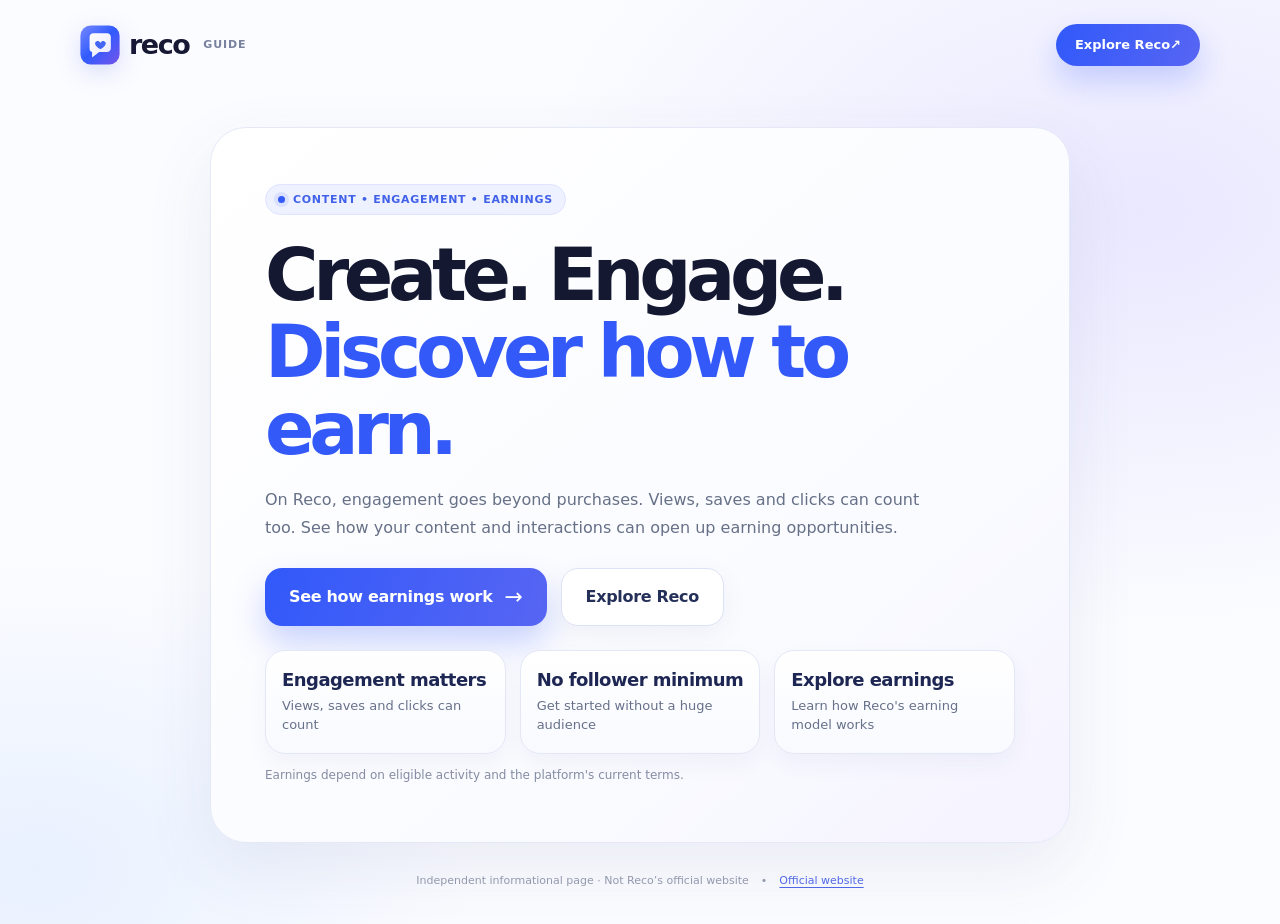
<file: index.html>
<!doctype html>
<html lang="en">
<head>
  <meta charset="utf-8">
  <meta name="viewport" content="width=device-width,initial-scale=1,viewport-fit=cover">
  <meta name="theme-color" content="#f8faff">
  <meta name="description" content="Create content, discover how engagement counts, and explore earnings with Reco.">
  <title>Reco Guide – Content, Engagement & Earnings</title>
  <link rel="icon" href="assets/reco-inspired-mark.svg" type="image/svg+xml">
  <link rel="stylesheet" href="assets/style.css">
</head>
<body class="pre-body money-pre simple-pre-body">
  <div class="container">
    <header class="topbar" aria-label="Site header">
      <a class="brand" href="index.html" aria-label="Reco guide home"><img src="assets/reco-inspired-mark.svg" alt="" width="40" height="40">reco<small>guide</small></a>
      <a class="nav-action nav-action-strong" href="lander/index.html">Explore Reco <span aria-hidden="true">↗</span></a>
    </header>

    <main class="pre-main simple-pre-main">
      <section class="simple-pre-card earn-pre-card">
        <div class="eyebrow"><span class="spark"></span> Content • Engagement • Earnings</div>
        <h1 class="h1 simple-pre-title">Create. Engage.<br><span class="blue">Discover how to earn.</span></h1>
        <p class="lead simple-pre-lead">On Reco, engagement goes beyond purchases. Views, saves and clicks can count too. See how your content and interactions can open up earning opportunities.</p>

        <div class="pre-actions simple-pre-actions earn-pre-actions">
          <a class="btn btn-primary" href="lander/index.html">See how earnings work <span class="arrow" aria-hidden="true">→</span></a>
          <a class="btn btn-white" href="lander/index.html">Explore Reco</a>
        </div>

        <div class="simple-pre-points earn-pre-points" aria-label="Main benefits">
          <div class="simple-point"><strong>Engagement matters</strong><span>Views, saves and clicks can count</span></div>
          <div class="simple-point"><strong>No follower minimum</strong><span>Get started without a huge audience</span></div>
          <div class="simple-point"><strong>Explore earnings</strong><span>Learn how Reco's earning model works</span></div>
        </div>

        <p class="mini-note simple-pre-note">Earnings depend on eligible activity and the platform's current terms.</p>
      </section>
    </main>

    <footer class="foot">Independent informational page · Not Reco’s official website <span aria-hidden="true">•</span> <a href="https://recosocial.com/" target="_blank" rel="noopener noreferrer">Official website</a></footer>
  </div>
</body>
</html>
</file>
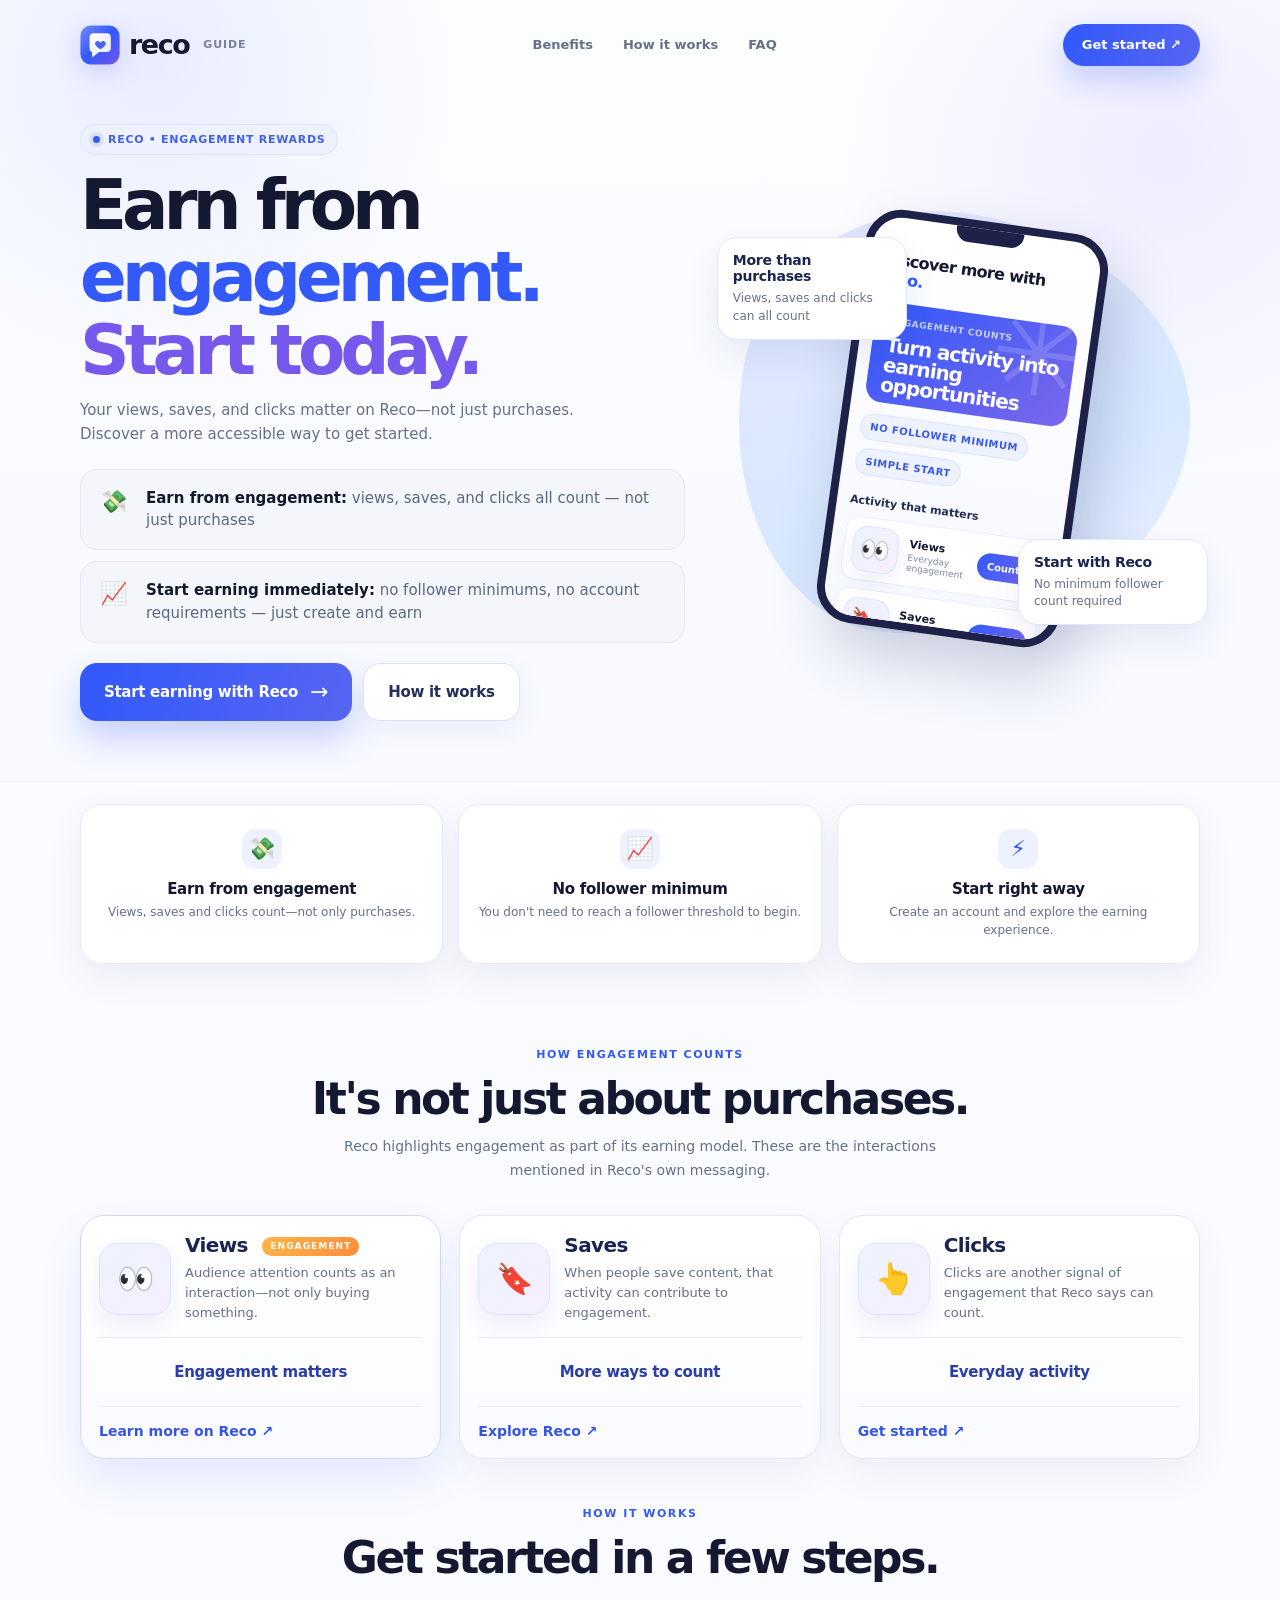
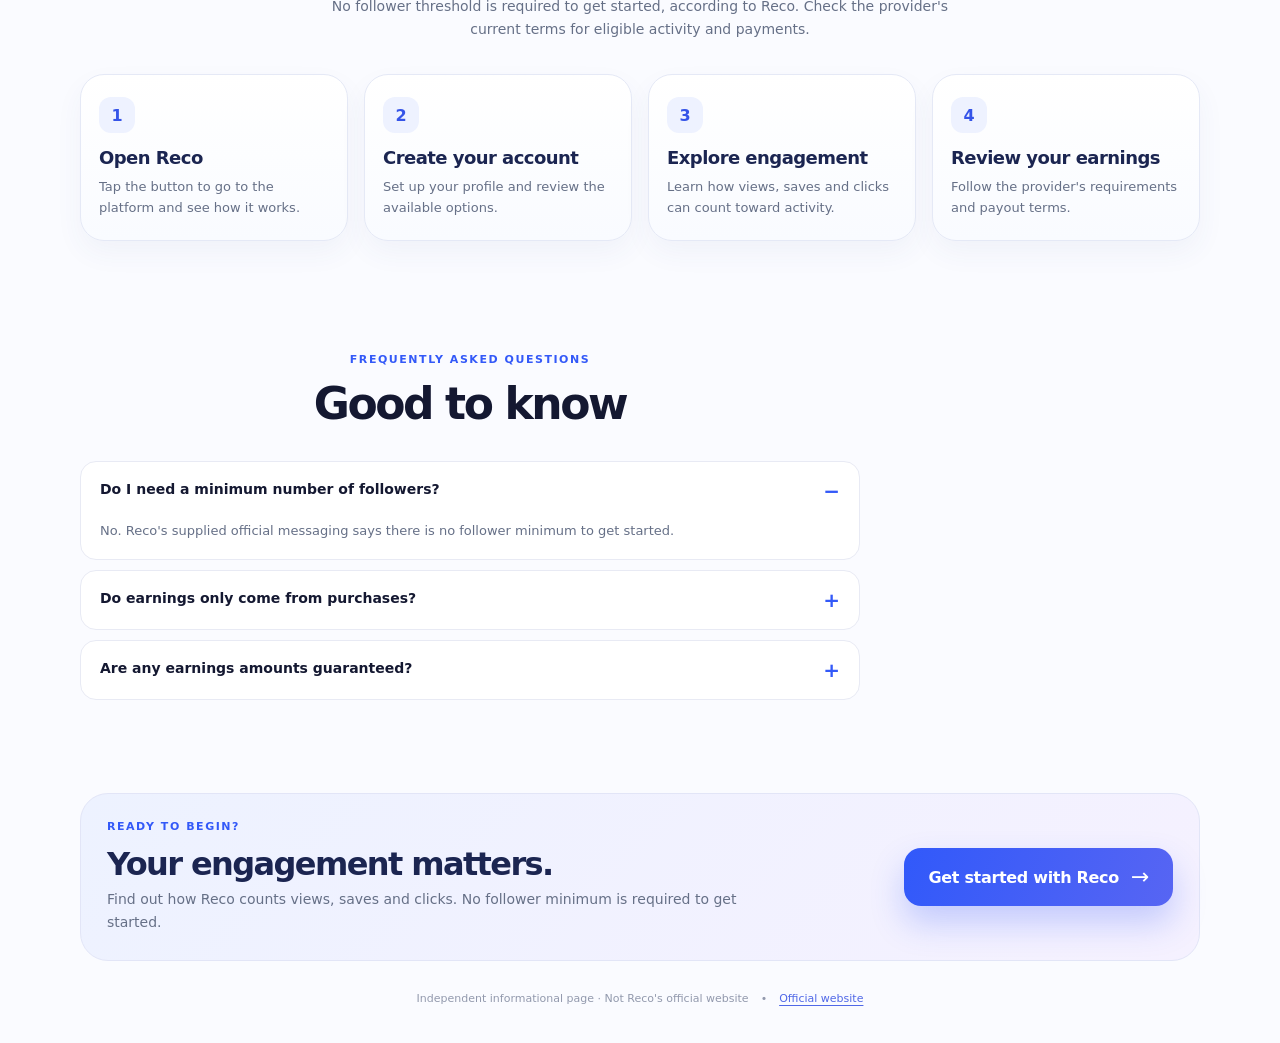
<file: lander/index.html>
<!doctype html>
<html lang="en">
<head>
  <meta charset="utf-8">
  <meta name="viewport" content="width=device-width,initial-scale=1,viewport-fit=cover">
  <meta name="theme-color" content="#f8fbff">
  <meta name="description" content="See how engagement on Reco can count toward earnings. Views, saves, and clicks matter—not just purchases.">
  <title>Reco Guide – Earn from Engagement</title>
  <link rel="icon" href="../assets/reco-inspired-mark.svg" type="image/svg+xml">
  <link rel="stylesheet" href="../assets/style.css">
</head>
<body class="lander-body money-lander reco-engagement-lander">
  <div class="hero-wrap hero-wrap-money">
    <div class="container">
      <header class="topbar" aria-label="Site header">
        <a class="brand" href="../index.html" aria-label="Back to home"><img src="../assets/reco-inspired-mark.svg" alt="" width="40" height="40">reco<small>guide</small></a>
        <nav class="navlinks" aria-label="Site navigation"><a href="#benefits">Benefits</a><a href="#how-it-works">How it works</a><a href="#faq">FAQ</a></nav>
        <a class="nav-action nav-action-strong" href="https://taprkr.com/r/eyJ0IjoicmVjb3NvY2lhbC1jcHIiLCJ0aWQiOiJhZTdjOTQzYTkwYzVmYzczYTU1ZSIsInRzIjoxNzk1MTk0ODY4MTQ4fQ" target="_blank" rel="noopener noreferrer sponsored">Get started ↗</a>
      </header>

      <main>
        <section class="hero-grid hero-grid-money engagement-hero">
          <div class="hero-copy">
            <div class="eyebrow"><span class="spark"></span> Reco • Engagement rewards</div>
            <h1 class="h1">Earn from<br><span class="blue">engagement.</span><br><span class="purple">Start today.</span></h1>
            <p class="lead">Your views, saves, and clicks matter on Reco—not just purchases. Discover a more accessible way to get started.</p>

            <div class="engagement-highlights" aria-label="Reco earning benefits">
              <div class="engagement-highlight">
                <span class="engagement-emoji" aria-hidden="true">💸</span>
                <p><strong>Earn from engagement:</strong> views, saves, and clicks all count — not just purchases</p>
              </div>
              <div class="engagement-highlight">
                <span class="engagement-emoji" aria-hidden="true">📈</span>
                <p><strong>Start earning immediately:</strong> no follower minimums, no account requirements — just create and earn</p>
              </div>
            </div>

            <div class="hero-cta engagement-cta">
              <a class="btn btn-primary" href="https://taprkr.com/r/eyJ0IjoicmVjb3NvY2lhbC1jcHIiLCJ0aWQiOiJhZTdjOTQzYTkwYzVmYzczYTU1ZSIsInRzIjoxNzk1MTk0ODY4MTQ4fQ" target="_blank" rel="noopener noreferrer sponsored">Start earning with Reco <span class="arrow" aria-hidden="true">→</span></a>
              <a class="btn btn-white" href="#how-it-works">How it works</a>
            </div>
          </div>

          <div class="hero-art hero-art-money engagement-art" aria-label="Illustration of engagement activity">
            <div class="money-highlight-card mhc-a"><strong>More than purchases</strong><span>Views, saves and clicks can all count</span></div>
            <div class="art-phone art-phone-money" aria-hidden="true">
              <h3>Discover more with <span>reco.</span></h3>
              <div class="art-banner art-banner-money"><small>ENGAGEMENT COUNTS</small><strong>Turn activity into<br>earning opportunities</strong></div>
              <div class="payout-strip"><span>No follower minimum</span><span>Simple start</span></div>
              <div class="art-section">Activity that matters</div>
              <div class="art-game art-game-reward"><div class="art-icon">👀</div><div><b>Views</b><small>Everyday engagement</small></div><em>Counts</em></div>
              <div class="art-game art-game-reward"><div class="art-icon">🔖</div><div><b>Saves</b><small>Interest and interaction</small></div><em>Counts</em></div>
              <div class="art-game art-game-reward"><div class="art-icon">👆</div><div><b>Clicks</b><small>Actions and engagement</small></div><em>Counts</em></div>
            </div>
            <div class="money-highlight-card mhc-b"><strong>Start with Reco</strong><span>No minimum follower count required</span></div>
          </div>
        </section>
      </main>
    </div>
  </div>

  <div class="container">
    <div class="trust-row" aria-label="Why Reco">
      <div class="trust"><span class="icon-round" aria-hidden="true">💸</span><strong>Earn from engagement</strong><span>Views, saves and clicks count—not only purchases.</span></div>
      <div class="trust"><span class="icon-round" aria-hidden="true">📈</span><strong>No follower minimum</strong><span>You don't need to reach a follower threshold to begin.</span></div>
      <div class="trust"><span class="icon-round" aria-hidden="true">⚡</span><strong>Start right away</strong><span>Create an account and explore the earning experience.</span></div>
    </div>

    <section class="section money-offers" id="benefits">
      <div class="section-heading"><div class="kicker">How engagement counts</div><h2>It's not just about purchases.</h2><p>Reco highlights engagement as part of its earning model. These are the interactions mentioned in Reco's own messaging.</p></div>
      <div class="offer-grid money-offer-grid">
        <article class="offer-card money-offer-card featured">
          <div class="offer-top offer-top-noimg"><div class="offer-icon">👀</div><div><h3>Views <span class="hot-tag">Engagement</span></h3><p>Audience attention counts as an interaction—not only buying something.</p></div></div>
          <div class="offer-money-line"><strong>Engagement matters</strong></div>
          <div class="offer-cta-line"><a href="https://taprkr.com/r/eyJ0IjoicmVjb3NvY2lhbC1jcHIiLCJ0aWQiOiJhZTdjOTQzYTkwYzVmYzczYTU1ZSIsInRzIjoxNzk1MTk0ODY4MTQ4fQ" target="_blank" rel="noopener noreferrer sponsored">Learn more on Reco ↗</a></div>
        </article>
        <article class="offer-card money-offer-card">
          <div class="offer-top offer-top-noimg"><div class="offer-icon">🔖</div><div><h3>Saves</h3><p>When people save content, that activity can contribute to engagement.</p></div></div>
          <div class="offer-money-line"><strong>More ways to count</strong></div>
          <div class="offer-cta-line"><a href="https://taprkr.com/r/eyJ0IjoicmVjb3NvY2lhbC1jcHIiLCJ0aWQiOiJhZTdjOTQzYTkwYzVmYzczYTU1ZSIsInRzIjoxNzk1MTk0ODY4MTQ4fQ" target="_blank" rel="noopener noreferrer sponsored">Explore Reco ↗</a></div>
        </article>
        <article class="offer-card money-offer-card">
          <div class="offer-top offer-top-noimg"><div class="offer-icon">👆</div><div><h3>Clicks</h3><p>Clicks are another signal of engagement that Reco says can count.</p></div></div>
          <div class="offer-money-line"><strong>Everyday activity</strong></div>
          <div class="offer-cta-line"><a href="https://taprkr.com/r/eyJ0IjoicmVjb3NvY2lhbC1jcHIiLCJ0aWQiOiJhZTdjOTQzYTkwYzVmYzczYTU1ZSIsInRzIjoxNzk1MTk0ODY4MTQ4fQ" target="_blank" rel="noopener noreferrer sponsored">Get started ↗</a></div>
        </article>
      </div>
    </section>

    <section class="section steps-panel" id="how-it-works">
      <div class="section-heading"><div class="kicker">How it works</div><h2>Get started in a few steps.</h2><p>No follower threshold is required to get started, according to Reco. Check the provider's current terms for eligible activity and payments.</p></div>
      <div class="steps-grid money-steps-grid">
        <article class="step-card"><span class="step-num">1</span><h3>Open Reco</h3><p>Tap the button to go to the platform and see how it works.</p></article>
        <article class="step-card"><span class="step-num">2</span><h3>Create your account</h3><p>Set up your profile and review the available options.</p></article>
        <article class="step-card"><span class="step-num">3</span><h3>Explore engagement</h3><p>Learn how views, saves and clicks can count toward activity.</p></article>
        <article class="step-card"><span class="step-num">4</span><h3>Review your earnings</h3><p>Follow the provider's requirements and payout terms.</p></article>
      </div>
    </section>

    <section class="section faq" id="faq">
      <div class="section-heading"><div class="kicker">Frequently asked questions</div><h2>Good to know</h2></div>
      <div class="faq-list">
        <details open><summary>Do I need a minimum number of followers?</summary><p>No. Reco's supplied official messaging says there is no follower minimum to get started.</p></details>
        <details><summary>Do earnings only come from purchases?</summary><p>No. Reco states that views, saves and clicks also count as engagement.</p></details>
        <details><summary>Are any earnings amounts guaranteed?</summary><p>This page does not promise a fixed income. Eligibility, earning calculations and payments depend on the current provider terms.</p></details>
      </div>
    </section>

    <section class="final-cta money-final-cta">
      <div><div class="kicker">Ready to begin?</div><h2>Your engagement matters.</h2><p>Find out how Reco counts views, saves and clicks. No follower minimum is required to get started.</p></div>
      <a class="btn btn-primary" href="https://taprkr.com/r/eyJ0IjoicmVjb3NvY2lhbC1jcHIiLCJ0aWQiOiJhZTdjOTQzYTkwYzVmYzczYTU1ZSIsInRzIjoxNzk1MTk0ODY4MTQ4fQ" target="_blank" rel="noopener noreferrer sponsored">Get started with Reco <span class="arrow" aria-hidden="true">→</span></a>
    </section>

    <footer class="foot">Independent informational page · Not Reco's official website <span aria-hidden="true">•</span> <a href="https://recosocial.com/" target="_blank" rel="noopener noreferrer">Official website</a></footer>
  </div>
</body>
</html>
</file>
<file: assets/style.css>
:root {
  --blue:#3359f8; --blue2:#5b70ff; --blue-deep:#1b248d; --ink:#141831;
  --muted:#667087; --violet:#7659ec; --lavender:#eceaff; --sky:#e8f3ff;
  --line:#e6e8f3; --paper:#ffffff; --back:#f8f9fe;
  --softshadow:0 24px 65px rgba(54,69,138,.11); --cardshadow:0 14px 35px rgba(54,69,138,.075);
}
*{box-sizing:border-box}
html{scroll-behavior:smooth}
body{margin:0;color:var(--ink);background:var(--back);font-family:Inter,-apple-system,BlinkMacSystemFont,"Segoe UI",system-ui,sans-serif;-webkit-font-smoothing:antialiased}
button,a{font:inherit}
a{text-decoration:none;color:inherit}
img{max-width:100%;display:block}
button, a{ -webkit-tap-highlight-color:transparent;}
a:focus-visible,summary:focus-visible{outline:3px solid #9eaaff;outline-offset:4px}
.container{width:min(1120px,calc(100% - 44px));margin-inline:auto}
.brand{display:inline-flex;align-items:center;gap:9px;white-space:nowrap;letter-spacing:-.055em;font-size:27px;font-weight:900;color:#171833}
.brand img{width:40px;height:40px;filter:drop-shadow(0 7px 12px rgba(64,81,229,.19))}
.brand small{font-size:11px;color:#78819d;font-weight:800;letter-spacing:.08em;text-transform:uppercase;margin-left:5px}
.topbar{height:89px;display:flex;align-items:center;justify-content:space-between;gap:20px;position:relative;z-index:10}
.navlinks{display:flex;align-items:center;gap:30px;color:#667087;font-weight:700;font-size:13px}
.navlinks a:hover{color:var(--blue)}
.nav-action{display:inline-flex;justify-content:center;align-items:center;min-height:42px;padding:11px 19px;border-radius:100px;background:#ecefff;color:var(--blue);font-size:13px;font-weight:800;transition:transform .2s,background .2s}
.nav-action:hover{background:#e1e6ff;transform:translateY(-1px)}
.eyebrow{display:inline-flex;align-items:center;gap:8px;padding:8px 12px;border:1px solid #dfe3ff;border-radius:100px;color:#4161e9;background:#eef1ff;font-size:11px;letter-spacing:.065em;font-weight:900;text-transform:uppercase}
.eyebrow .spark{display:inline-block;width:7px;height:7px;background:var(--blue);border-radius:100%;box-shadow:0 0 0 4px rgba(58,85,250,.11)}
.h1{font-size:clamp(43px,5.7vw,75px);line-height:1.055;letter-spacing:-.073em;font-weight:900;margin:22px 0 21px;max-width:720px}
.h1 .blue{color:var(--blue)}
.h1 .purple{color:var(--violet)}
.lead{font-size:16px;line-height:1.75;color:var(--muted);max-width:495px;margin:0}
.btn{display:inline-flex;align-items:center;justify-content:center;gap:12px;text-align:center;min-height:58px;border-radius:17px;padding:16px 24px;border:0;font-size:16px;font-weight:850;letter-spacing:-.02em;transition:transform .2s,box-shadow .2s,background .2s}
.btn:hover{transform:translateY(-2px)}
.btn:active{transform:translateY(0)}
.btn-primary{background:linear-gradient(110deg,#3159fa,#5765f3);color:#fff;box-shadow:0 17px 33px rgba(52,89,248,.25)}
.btn-primary:hover{box-shadow:0 20px 38px rgba(52,89,248,.33)}
.btn-white{border:1px solid #dde3f6;background:#fff;color:#243059;box-shadow:0 8px 26px rgba(57,79,131,.07)}
.btn .arrow{font-size:22px;line-height:1;font-weight:500}
.mini-note{font-size:12px;line-height:1.65;color:#858ca3;margin:13px 0 0}
.foot{display:flex;gap:12px;justify-content:center;align-items:center;text-align:center;flex-wrap:wrap;padding:20px 0 35px;color:#9299ad;font-size:11px;line-height:1.5}
.foot a{color:#5068e7;text-decoration:underline;text-underline-offset:3px}
/* prelander */
.pre-body{background:radial-gradient(ellipse 50% 47% at 89% 23%,#e9e8ff 0,transparent 96%),radial-gradient(ellipse 38% 38% at 3% 94%,#e9f1ff 0,transparent 90%),#fbfcff;min-height:100svh}
.pre-main{padding-top:26px}
.pre-box{min-height:640px;display:grid;grid-template-columns:1fr .88fr;gap:28px;align-items:center;border:1px solid #e9ebf5;background:rgba(255,255,255,.84);border-radius:36px;box-shadow:0 30px 80px rgba(67,81,146,.095);padding:54px 58px;overflow:hidden;position:relative}
.pre-box:before{content:"";position:absolute;width:470px;height:470px;border:1px solid rgba(108,122,240,.06);border-radius:50%;right:-170px;top:-210px;pointer-events:none}
.pre-copy{position:relative;z-index:2}
.pre-copy .h1{font-size:clamp(47px,5.2vw,70px);max-width:610px}
.pre-actions{display:flex;align-items:center;gap:14px;flex-wrap:wrap;margin-top:29px}
.pre-badges{display:flex;flex-wrap:wrap;gap:10px;margin-top:30px}
.pre-badges span{padding:8px 11px;border:1px solid #e6e9f4;border-radius:100px;font-size:11px;font-weight:750;color:#586177;background:#fff}
.visual-area{position:relative;min-height:505px;display:flex;align-items:center;justify-content:center}
.visual-area:before{content:"";position:absolute;width:520px;height:520px;border-radius:50%;background:radial-gradient(circle,#dcdfff 0,#eff0ff 50%,transparent 69%);opacity:.86}
.visual-area:after{content:"";position:absolute;right:14px;bottom:1px;width:100px;height:100px;border:2px dashed #d5d7ff;border-radius:50%;transform:rotate(12deg)}
.mock-phone{width:282px;position:relative;border:8px solid #1b2245;border-radius:39px;background:#fff;box-shadow:20px 30px 65px rgba(46,54,120,.23);padding:24px 15px 17px;transform:rotate(7deg);z-index:2}
.mock-phone:before{content:"";position:absolute;width:78px;height:18px;border-radius:0 0 14px 14px;background:#1b2245;top:-1px;left:calc(50% - 39px)}
.mock-phone-head{display:flex;align-items:center;justify-content:space-between;margin:10px 0 17px}
.mock-phone-title{font-weight:900;font-size:22px;letter-spacing:-.06em}
.mock-phone-title b{color:var(--blue)}
.phone-dot{height:30px;width:30px;border-radius:50%;background:#f1f3ff;display:grid;place-items:center;color:#4e66ec;font-size:14px}
.mock-intro{border-radius:18px;background:linear-gradient(110deg,#315af5,#7a70fa);padding:17px 14px;color:#fff;margin-bottom:14px;position:relative;overflow:hidden}
.mock-intro:after{content:"✦";position:absolute;font-size:92px;color:#ffffff17;top:-41px;right:-7px}
.mock-intro small{display:block;text-transform:uppercase;font-size:8px;font-weight:850;letter-spacing:.1em;opacity:.8}
.mock-intro strong{display:block;font-size:18px;line-height:1.16;margin:8px 0;font-weight:850;letter-spacing:-.045em}
.mock-intro .fakebutton{display:inline-block;padding:7px 10px;border-radius:7px;background:#fff;color:#304ef2;font-size:9px;font-weight:850}
.mock-row{display:flex;align-items:center;gap:10px;border:1px solid #e9ecf5;border-radius:13px;padding:8px;margin-top:8px;box-shadow:0 3px 7px #151b3605}
.mock-row img{width:45px;height:45px;border-radius:11px;object-fit:cover}
.mock-row b{display:block;font-size:11px}
.mock-row small{display:block;font-size:9px;color:#8991a7;margin-top:2px}
.mock-row .go{margin-left:auto;color:var(--blue);background:#ecf0ff;width:25px;height:25px;border-radius:8px;display:grid;place-items:center;font-weight:900}
.float-card{z-index:4;position:absolute;background:rgba(255,255,255,.96);box-shadow:0 20px 45px rgba(55,60,120,.19);border:1px solid #ebedfa;border-radius:15px;padding:12px 14px;display:flex;align-items:center;gap:9px;font-size:11px;font-weight:800}
.float-card img{height:34px;width:34px;border-radius:10px;object-fit:cover}
.float-one{top:60px;left:0;transform:rotate(-9deg)}
.float-two{bottom:61px;right:-18px;transform:rotate(8deg)}
.float-two .star{background:#f8efff;color:#7b56e9;width:35px;height:35px;display:grid;place-items:center;border-radius:10px;font-size:19px}
/* lander */
.lander-body{background:#fafbff}
.hero-wrap{background:radial-gradient(ellipse 50% 80% at 98% 15%,rgba(214,214,255,.65),transparent 90%),radial-gradient(ellipse 40% 47% at 0% 100%,rgba(225,238,255,.8),transparent 90%),linear-gradient(#fcfdff,#f8faff);border-bottom:1px solid #eff0f7}
.hero-grid{display:grid;grid-template-columns:1.12fr .88fr;gap:40px;min-height:530px;align-items:center;padding:35px 0 72px}
.hero-copy{position:relative;z-index:2}
.hero-copy .h1{font-size:clamp(47px,5.6vw,70px)}
.hero-cta{margin:29px 0 12px;display:flex;gap:12px;align-items:center;flex-wrap:wrap}
.hero-meta{display:flex;gap:18px;flex-wrap:wrap;font-size:11px;color:#7f88a0;font-weight:750}
.hero-meta span::first-letter{color:var(--blue)}
.hero-art{height:450px;position:relative;display:flex;justify-content:center;align-items:center}
.hero-art:before{content:"";position:absolute;inset:12px;border-radius:44% 56% 63% 37% / 45% 45% 55% 55%;background:linear-gradient(150deg,#e5e7ff,#d7e8ff 60%,#eff0ff);transform:rotate(8deg)}
.art-phone{position:relative;z-index:1;width:245px;height:417px;background:#fff;border:8px solid #1e2249;border-radius:37px;box-shadow:15px 28px 60px rgba(39,50,103,.22);transform:rotate(8deg);padding:33px 13px 13px;overflow:hidden}
.art-phone:before{content:"";position:absolute;top:-1px;left:calc(50% - 34px);width:68px;height:16px;background:#1e2249;border-radius:0 0 13px 13px}
.art-phone h3{font-size:16px;letter-spacing:-.04em;margin:0 0 14px}
.art-phone h3 span{color:var(--blue)}
.art-banner{height:101px;padding:14px;border-radius:16px;background:linear-gradient(120deg,#3359f8,#8060f0);color:#fff;position:relative;overflow:hidden}
.art-banner:after{content:"✳";position:absolute;font-size:115px;color:#ffffff28;right:-12px;top:-34px}
.art-banner small{display:block;font-weight:800;font-size:9px;letter-spacing:.06em;opacity:.8}
.art-banner strong{display:block;margin-top:9px;font-size:20px;line-height:1;letter-spacing:-.05em}
.art-section{margin:16px 0 9px;font-size:11px;font-weight:850;color:#222c55}
.art-game{display:flex;gap:10px;align-items:center;border:1px solid #eceefd;background:#fff;padding:8px;border-radius:13px;margin-top:8px}
.art-game img{width:44px;height:44px;border-radius:11px;object-fit:cover}
.art-game b{display:block;font-size:11px}
.art-game small{display:block;margin-top:2px;font-size:9px;color:#7e89a2}
.art-game em{font-style:normal;margin-left:auto;color:var(--blue);font-size:15px;font-weight:900}
.art-float{position:absolute;z-index:3;display:flex;align-items:center;gap:10px;border:1px solid #e9e9fa;border-radius:14px;padding:10px 14px;background:white;box-shadow:0 18px 40px rgba(39,48,129,.14);font-size:12px;font-weight:850}
.art-float svg{width:25px;height:25px;flex:0 0 auto}
.art-float.a{top:68px;left:3px;transform:rotate(-9deg)}
.art-float.b{bottom:41px;right:-6px;transform:rotate(7deg)}
.trust-row{display:grid;grid-template-columns:repeat(3,1fr);gap:15px;margin-top:-32px;position:relative;z-index:3}
.trust{border:1px solid #e9eafa;padding:24px 19px;background:white;border-radius:21px;box-shadow:var(--cardshadow);text-align:center}
.trust .icon-round{margin:0 auto 11px;display:grid;place-items:center;width:40px;height:40px;border-radius:13px;background:#eef1ff;color:var(--blue);font-size:22px}
.trust strong{display:block;font-weight:900;font-size:15px;letter-spacing:-.02em}
.trust span{display:block;font-size:12px;color:var(--muted);line-height:1.5;margin-top:5px}
.section{padding-top:84px;padding-bottom:28px}
.section-heading{text-align:center;max-width:660px;margin:0 auto 32px}
.kicker{font-size:11px;letter-spacing:.14em;text-transform:uppercase;font-weight:900;color:var(--blue);margin-bottom:14px}
.section-heading h2{margin:0 0 12px;font-size:clamp(30px,3.6vw,44px);line-height:1.1;letter-spacing:-.055em}
.section-heading p{color:var(--muted);font-size:14px;line-height:1.7;margin:0}
.game-grid{display:grid;grid-template-columns:repeat(3,1fr);gap:16px}
.game-card{border:1px solid #e7eaf5;border-radius:23px;padding:20px;background:#fff;box-shadow:var(--cardshadow);transition:transform .2s,box-shadow .2s}
.game-card:hover{transform:translateY(-4px);box-shadow:var(--softshadow)}
.game-card img{height:69px;width:69px;object-fit:cover;border-radius:17px;box-shadow:0 8px 19px #14226119}
.game-card .game-upper{display:flex;justify-content:space-between;align-items:start}
.game-card .type{display:inline-block;font-size:10px;font-weight:900;padding:7px 9px;border-radius:100px;background:#f0f2ff;color:var(--blue)}
.game-card h3{font-size:20px;letter-spacing:-.05em;margin:19px 0 7px}
.game-card p{color:#80889d;font-size:12px;line-height:1.6;min-height:38px;margin:0}
.game-card a{display:inline-flex;gap:6px;align-items:center;color:var(--blue);font-size:13px;font-weight:850;margin-top:16px}
.game-foot{text-align:center;color:#969cb0;font-size:11px;line-height:1.5;margin:17px 0 0}
.how{padding-bottom:26px}
.steps-grid{display:grid;grid-template-columns:repeat(3,1fr);gap:16px}
.step{padding:27px 24px;border:1px solid #e8eafd;background:#fff;border-radius:23px;box-shadow:var(--cardshadow)}
.step-number{width:45px;height:45px;border-radius:14px;background:#e9edff;color:var(--blue);display:grid;place-items:center;font-size:18px;font-weight:900;margin-bottom:25px}
.step h3{font-size:18px;letter-spacing:-.04em;margin:0 0 8px}
.step p{font-size:13px;line-height:1.65;color:var(--muted);margin:0}
.promo{margin-top:82px;border-radius:31px;position:relative;overflow:hidden;display:grid;grid-template-columns:1fr auto;gap:30px;align-items:center;background:linear-gradient(120deg,#202a98,#3858f3 60%,#7c72fc);padding:43px 50px;color:#fff}
.promo:after{content:"✦";position:absolute;color:#ffffff1c;font-size:255px;right:147px;top:-96px;pointer-events:none}
.promo .promo-title{margin:0 0 8px;font-size:clamp(30px,3vw,42px);font-weight:900;letter-spacing:-.055em}
.promo p{margin:0;color:#dce4ff;max-width:550px;font-size:14px;line-height:1.65}
.promo .btn{background:#fff;color:#2949e2;position:relative;z-index:2;box-shadow:0 12px 30px #101a751c}
.faq{max-width:780px;padding-bottom:65px}
.faq details{border:1px solid #e8eaf4;border-radius:16px;padding:0 19px;background:#fff;margin-top:10px}
.faq summary{font-size:14px;font-weight:850;cursor:pointer;padding:19px 0;list-style:none;display:flex;justify-content:space-between;gap:8px}
.faq summary::-webkit-details-marker{display:none}
.faq summary:after{content:"+";color:var(--blue);font-size:20px;line-height:1;font-weight:600}
.faq details[open] summary:after{content:"−"}
.faq details p{margin:0 0 18px;font-size:13px;color:var(--muted);line-height:1.65}
.site-footer{border-top:1px solid #ebeef6;background:#fff}
.site-footer .foot{padding:29px 0;justify-content:space-between;text-align:left}
.mobile-sticky{display:none}
@media(max-width:980px){
 .pre-box{padding:43px 36px}.float-one{left:-8px}.float-two{right:-5px}
 .container{width:min(1120px,calc(100% - 36px))}
 .hero-grid{gap:16px}
 .art-float.a{left:-3px}
}
@media(max-width:720px){
 .topbar{height:74px}
 .brand{font-size:25px}.brand img{width:37px;height:37px}
 .navlinks{display:none}.topbar .nav-action{min-height:37px;padding:9px 14px;font-size:12px}
 .pre-main{padding-top:6px}
 .pre-box{padding:29px 23px 19px;border-radius:26px;min-height:0;grid-template-columns:1fr;gap:2px}
 .pre-copy .h1{font-size:clamp(42px,12vw,59px);margin:19px 0 14px}
 .h1{letter-spacing:-.068em}
 .lead{font-size:14px;line-height:1.65}
 .pre-actions{margin-top:22px}.pre-actions .btn{width:100%}
 .pre-badges{margin-top:18px;gap:7px}.pre-badges span{font-size:10px;padding:7px 9px}
 .visual-area{min-height:360px;margin-top:18px}
 .visual-area:before{width:370px;height:370px}
 .mock-phone{width:215px;padding:17px 10px 12px;border-width:6px;border-radius:30px}
 .mock-phone:before{width:65px;left:calc(50% - 32px);height:13px}
 .mock-phone-head{margin:7px 0 10px}.mock-phone-title{font-size:18px}.phone-dot{width:25px;height:25px}
 .mock-intro{border-radius:13px;padding:12px}.mock-intro strong{font-size:15px;margin:6px 0}.mock-intro small{font-size:7px}
 .mock-row{padding:6px;margin-top:6px;gap:7px}.mock-row img{width:35px;height:35px;border-radius:8px}.mock-row b{font-size:9px}.mock-row small{font-size:8px}.mock-row .go{width:21px;height:21px}
 .float-card{font-size:10px;padding:8px;border-radius:11px}.float-card img{height:28px;width:28px}
 .float-one{top:20px;left:-9px}.float-two{bottom:13px;right:-11px}
 .float-two .star{height:27px;width:27px;font-size:16px}
 .hero-grid{grid-template-columns:1fr;gap:0;padding:25px 0 48px}
 .hero-copy .h1{font-size:clamp(46px,12.2vw,62px);margin:18px 0 15px}
 .hero-copy{text-align:left}
 .hero-cta .btn{width:100%}.hero-cta{margin-top:21px}
 .hero-art{height:330px;margin-top:20px}
 .art-phone{transform:rotate(7deg) scale(.78)}
 .art-float.a{top:37px;left:0}.art-float.b{bottom:29px;right:0}
 .hero-meta{gap:11px;font-size:10px}
 .trust-row{gap:8px;margin-top:-15px}
 .trust{padding:16px 9px;border-radius:15px}
 .trust .icon-round{height:34px;width:34px;margin-bottom:9px;font-size:18px;border-radius:10px}
 .trust strong{font-size:11px;letter-spacing:-.025em}
 .trust span{font-size:10px}
 .section{padding-top:62px;padding-bottom:20px}
 .section-heading{margin-bottom:23px}
 .section-heading h2{font-size:31px}.section-heading p{font-size:13px}
 .game-grid,.steps-grid{grid-template-columns:1fr;gap:10px}
 .game-card{display:grid;grid-template-columns:67px 1fr;column-gap:15px;align-items:start;padding:14px 15px;border-radius:18px}
 .game-card .game-upper{grid-row:span 3;display:block}.game-card img{width:65px;height:65px;border-radius:14px}.game-card .type{display:none}
 .game-card h3{font-size:17px;margin:1px 0 4px}.game-card p{font-size:12px;min-height:auto}.game-card a{margin-top:9px;font-size:12px}
 .step{padding:19px;border-radius:18px;display:grid;grid-template-columns:44px 1fr;column-gap:15px}
 .step-number{grid-row:span 2;width:42px;height:42px;margin-bottom:0}
 .step h3{margin:0 0 5px;font-size:16px}.step p{font-size:12px}
 .promo{margin-top:49px;grid-template-columns:1fr;padding:31px 25px;gap:19px;border-radius:25px}
 .promo .promo-title{font-size:32px}.promo p{font-size:13px}.promo .btn{width:100%}
 .faq{padding-bottom:115px}.faq details{padding:0 16px}.faq summary{font-size:13px}.faq details p{font-size:12px}
 .site-footer .foot{justify-content:center;text-align:center;padding:26px 0 110px}
 .mobile-sticky{display:block;position:fixed;bottom:0;left:0;right:0;z-index:20;padding:11px 14px max(13px,env(safe-area-inset-bottom));border-top:1px solid #e9ecf7;background:rgba(255,255,255,.95);backdrop-filter:blur(14px);box-shadow:0 -9px 30px rgba(42,52,103,.08)}
 .mobile-sticky .btn{display:flex;width:100%;min-height:52px;font-size:15px;border-radius:14px}
}
@media(max-width:370px){
 .container{width:calc(100% - 24px)}
 .pre-box{padding-left:17px;padding-right:17px}
 .pre-copy .h1{font-size:41px}.hero-copy .h1{font-size:44px}
 .trust{padding:12px 7px}.trust strong{font-size:10px}
 .float-card{font-size:9px}
}
@media(prefers-reduced-motion:reduce){html{scroll-behavior:auto}*,*:before,*:after{transition:none!important}}

/* money-focused refresh */
.nav-action-strong{background:linear-gradient(110deg,#3159fa,#5765f3);color:#fff;box-shadow:0 14px 30px rgba(52,89,248,.24)}
.nav-action-strong:hover{background:linear-gradient(110deg,#294ff0,#4f5ef1)}
.pre-box-money{background:linear-gradient(180deg,rgba(255,255,255,.95),rgba(248,250,255,.98));border-color:#e4e8fa}
.money-stat-row{display:grid;grid-template-columns:repeat(3,minmax(0,1fr));gap:12px;margin-top:26px;max-width:680px}
.money-stat{padding:14px 14px 13px;border:1px solid #e3e7f6;border-radius:18px;background:linear-gradient(180deg,#fff,#f8faff);box-shadow:0 10px 22px rgba(49,63,128,.05)}
.money-stat strong{display:block;font-size:14px;letter-spacing:-.02em;color:#1e2753}
.money-stat span{display:block;margin-top:5px;color:#67718a;font-size:12px;line-height:1.45}
.visual-money:after{display:none}
.cash-float{position:absolute;z-index:2;padding:10px 14px;border-radius:999px;background:#fff;border:1px solid #e3e7f6;box-shadow:0 12px 26px rgba(47,64,133,.08);font-size:12px;font-weight:800;color:#3956df}
.cash-float-top{top:34px;right:32px}
.cash-float-mid{left:14px;top:180px}
.cash-float-low{right:18px;bottom:55px}
.money-phone{background:linear-gradient(180deg,#fff,#f6f8ff);box-shadow:0 24px 54px rgba(47,61,132,.19)}
.reward-intro{background:linear-gradient(135deg,#3159fa 0%,#6f6be9 100%);color:#fff}
.reward-intro small,.reward-intro .fakebutton{color:rgba(255,255,255,.92)}
.mini-payout-row{display:flex;flex-wrap:wrap;gap:8px;padding:12px 0 6px}
.mini-payout-row span{font-size:10px;font-weight:900;letter-spacing:.04em;padding:7px 9px;border-radius:999px;background:#eef2ff;color:#4361eb;border:1px solid #dfe5ff;text-transform:uppercase}
.reward-row .reward-pill{font-size:10px;font-weight:900;color:#fff;background:linear-gradient(110deg,#4560ef,#7a68ed);padding:7px 10px;border-radius:999px}
.hero-wrap-money{background:
 radial-gradient(circle at 12% 8%, rgba(103,120,255,.12), transparent 23%),
 radial-gradient(circle at 91% 19%, rgba(130,106,255,.11), transparent 24%),
 linear-gradient(180deg,#fcfdff 0%,#f7f9ff 100%)}
.hero-grid-money{padding-bottom:16px}
.money-hero-pills{display:flex;flex-wrap:wrap;gap:10px;margin:23px 0 8px}
.money-hero-pills span{padding:10px 12px;border-radius:999px;background:#eef2ff;border:1px solid #dde4ff;color:#3554e8;font-size:12px;font-weight:850}
.hero-art-money{position:relative}
.money-highlight-card{position:absolute;z-index:2;max-width:180px;padding:14px 15px;border-radius:20px;background:#fff;border:1px solid #e2e7fa;box-shadow:0 16px 34px rgba(47,61,132,.09)}
.money-highlight-card strong{display:block;font-size:14px;color:#1b2551;letter-spacing:-.02em}
.money-highlight-card span{display:block;margin-top:6px;font-size:12px;line-height:1.45;color:#67718a}
.mhc-a{left:-8px;top:34px}
.mhc-b{right:-8px;bottom:28px}
.art-phone-money{background:linear-gradient(180deg,#fff,#f6f8ff)}
.art-banner-money{background:linear-gradient(135deg,#3159fa 0%,#7b67ec 100%);color:#fff}
.art-banner-money small{color:rgba(255,255,255,.88)}
.payout-strip{display:flex;flex-wrap:wrap;gap:8px;padding:12px 0 3px}
.payout-strip span{padding:7px 9px;border-radius:999px;background:#eef2ff;border:1px solid #dce3ff;color:#3a59e9;font-size:10px;font-weight:900;text-transform:uppercase;letter-spacing:.05em}
.art-game-reward em{font-style:normal;font-size:11px;font-weight:900;color:#fff;background:linear-gradient(110deg,#3159fa,#7a68ed);padding:8px 10px;border-radius:999px}
.money-offer-grid{display:grid;grid-template-columns:repeat(3,minmax(0,1fr));gap:18px}
.money-offer-card{padding:18px;border:1px solid #e4e7f5;border-radius:24px;background:linear-gradient(180deg,#fff,#f9fbff);box-shadow:0 16px 36px rgba(56,69,138,.06)}
.money-offer-card.featured{border-color:#cfd8ff;box-shadow:0 22px 42px rgba(52,89,248,.11)}
.offer-top{display:grid;grid-template-columns:72px 1fr;gap:14px;align-items:center}
.offer-top img{width:72px;height:72px;object-fit:cover;border-radius:18px}
.offer-top h3{margin:0 0 6px;font-size:20px;line-height:1.15;letter-spacing:-.03em;color:#1b2551}
.offer-top p{margin:0;color:#667087;font-size:13px;line-height:1.55}
.hot-tag{display:inline-block;margin-left:8px;padding:4px 8px;border-radius:999px;background:linear-gradient(110deg,#ffb347,#ff8e3c);color:#fff;font-size:9px;font-weight:900;letter-spacing:.12em;text-transform:uppercase;vertical-align:middle}
.offer-money-line{display:flex;justify-content:space-between;gap:14px;align-items:flex-start;padding:16px 0 14px;margin-top:14px;border-top:1px solid #e8ebf6;border-bottom:1px solid #e8ebf6}
.offer-money-line strong{font-size:15px;color:#2b3ea5;letter-spacing:-.02em}
.offer-money-line span{font-size:12px;color:#6b7590;line-height:1.45;text-align:right}
.offer-cta-line{padding-top:14px}
.offer-cta-line a{display:inline-flex;align-items:center;gap:8px;color:#3554e8;font-size:14px;font-weight:900}
.steps-panel{padding-top:20px}
.money-steps-grid{display:grid;grid-template-columns:repeat(4,minmax(0,1fr));gap:16px}
.step-card{padding:22px 18px;border-radius:24px;background:linear-gradient(180deg,#fff,#f9fbff);border:1px solid #e5e9f6;box-shadow:0 12px 28px rgba(56,69,138,.05)}
.step-num{display:inline-flex;width:36px;height:36px;align-items:center;justify-content:center;border-radius:12px;background:#eef2ff;color:#3554e8;font-weight:900;margin-bottom:14px}
.step-card h3{margin:0 0 8px;font-size:18px;line-height:1.2;letter-spacing:-.03em;color:#1b2551}
.step-card p{margin:0;color:#667087;font-size:13px;line-height:1.6}
.money-final-cta{margin:28px 0 10px;padding:26px 26px;display:flex;justify-content:space-between;align-items:center;gap:20px;border-radius:28px;background:linear-gradient(135deg,#edf2ff 0%,#f5f1ff 100%);border:1px solid #e2e5f7}
.money-final-cta h2{margin:8px 0 6px;font-size:32px;line-height:1.08;letter-spacing:-.05em;color:#1b2551}
.money-final-cta p{margin:0;color:#667087;font-size:14px;line-height:1.65;max-width:650px}
@media (max-width: 1024px){
  .money-offer-grid{grid-template-columns:1fr}
  .money-steps-grid{grid-template-columns:repeat(2,minmax(0,1fr))}
  .money-final-cta{flex-direction:column;align-items:flex-start}
}
@media (max-width: 860px){
  .money-stat-row{grid-template-columns:1fr}
  .cash-float-top,.cash-float-mid,.cash-float-low,.mhc-a,.mhc-b{display:none}
}
@media (max-width: 640px){
  .money-steps-grid{grid-template-columns:1fr}
  .offer-top{grid-template-columns:64px 1fr}
  .offer-top img{width:64px;height:64px}
  .money-final-cta h2{font-size:28px}
}


/* simplified prelander */
.simple-pre-main{padding-top:38px;padding-bottom:10px}
.simple-pre-card{max-width:860px;margin:0 auto;padding:56px 54px;border-radius:36px;border:1px solid #e5e9f7;background:linear-gradient(180deg,rgba(255,255,255,.96),rgba(249,251,255,.98));box-shadow:0 26px 70px rgba(67,81,146,.09);text-align:left}
.simple-pre-title{max-width:700px;margin-bottom:18px}
.simple-pre-lead{max-width:670px}
.simple-pre-points{display:grid;grid-template-columns:repeat(3,minmax(0,1fr));gap:14px;margin-top:28px}
.simple-point{padding:18px 16px;border:1px solid #e3e7f6;border-radius:20px;background:linear-gradient(180deg,#fff,#f8faff);box-shadow:0 10px 22px rgba(49,63,128,.05)}
.simple-point strong{display:block;font-size:18px;letter-spacing:-.03em;color:#1e2753}
.simple-point span{display:block;margin-top:6px;color:#67718a;font-size:13px;line-height:1.5}
.simple-pre-actions{margin-top:28px}
.simple-pre-note{margin-top:12px}
.simple-pre-badges{margin-top:28px}
@media (max-width: 900px){
  .simple-pre-card{padding:42px 28px}
  .simple-pre-points{grid-template-columns:1fr}
}
@media (max-width: 640px){
  .simple-pre-main{padding-top:22px}
  .simple-pre-card{padding:30px 20px;border-radius:28px}
  .simple-point strong{font-size:16px}
}


/* non-game lander helpers */
.art-icon, .offer-icon{display:flex;align-items:center;justify-content:center;flex:0 0 auto;background:linear-gradient(135deg,#eef2ff 0%,#f5efff 100%);border:1px solid #dde4ff;color:#3554e8;box-shadow:0 10px 20px rgba(55,72,155,.08)}
.art-icon{width:46px;height:46px;border-radius:14px;font-size:22px}
.offer-icon{width:72px;height:72px;border-radius:18px;font-size:30px}
.offer-top-noimg{grid-template-columns:72px 1fr}
@media (max-width: 640px){.offer-top-noimg{grid-template-columns:64px 1fr}.offer-icon{width:64px;height:64px;font-size:28px}}

/* Source-led engagement hero – Reco v8 */
.reco-engagement-lander .engagement-hero{align-items:center}
.reco-engagement-lander .engagement-hero .h1{font-size:clamp(44px,5.4vw,69px);margin:14px 0 13px;line-height:1.05}
.reco-engagement-lander .engagement-hero .lead{max-width:550px;font-size:15px;line-height:1.58}
.engagement-highlights{display:grid;gap:11px;margin-top:22px;max-width:610px}
.engagement-highlight{display:grid;grid-template-columns:34px minmax(0,1fr);gap:12px;align-items:start;padding:17px 19px;background:#f5f6fb;border:1px solid #e6e8f3;border-radius:17px}
.engagement-emoji{font-size:22px;line-height:1.4;display:block}
.engagement-highlight p{margin:0;font-size:15px;line-height:1.52;color:#596981}
.engagement-highlight strong{color:#10192e;font-weight:850}
.reco-engagement-lander .engagement-cta{margin-top:20px;gap:11px}
.reco-engagement-lander .engagement-cta .btn{font-size:15px}
.engagement-small-print{font-size:11px;color:#697891;line-height:1.45;max-width:570px;margin:11px 0 0}
.reco-engagement-lander .art-icon{font-size:24px}
.reco-engagement-lander .money-highlight-card{max-width:190px}
.reco-engagement-lander .art-game-reward em{font-size:10px}
@media(max-width:640px){
 .reco-engagement-lander .engagement-hero .h1{font-size:clamp(38px,10.5vw,49px);margin:16px 0 13px}
 .reco-engagement-lander .engagement-hero .lead{font-size:14px;line-height:1.57}
 .engagement-highlights{gap:10px;margin-top:17px}
 .engagement-highlight{grid-template-columns:27px 1fr;gap:9px;padding:13px 13px;border-radius:14px}
 .engagement-emoji{font-size:20px}
 .engagement-highlight p{font-size:13px;line-height:1.49}
 .reco-engagement-lander .engagement-cta{margin-top:14px}
 .reco-engagement-lander .engagement-cta .btn{font-size:15px}
 .reco-engagement-lander .engagement-cta .btn.btn-primary{min-height:56px}
 .engagement-small-print{margin-top:10px}
}

/* v10 – requested card alignment and clean transition after hero */
.reco-engagement-lander .money-offer-card .offer-money-line{
  justify-content:center;
  align-items:center;
  text-align:center;
  min-height:70px;
  padding:15px 10px;
}
.reco-engagement-lander .money-offer-card .offer-money-line strong{
  display:block;
  width:100%;
}
/* Avoid negative overlap where the preceding hero text showed through the cards. */
.reco-engagement-lander .hero-grid-money{padding-bottom:48px;}
.reco-engagement-lander .trust-row{margin-top:22px;}
@media(max-width:720px){
  .reco-engagement-lander .hero-grid-money{padding-bottom:30px;}
  .reco-engagement-lander .trust-row{margin-top:16px;}
}

/* v11: earnings-focused, still simple prelander */
.earn-pre-card {background:linear-gradient(140deg,#fff 0%,#fafbff 68%,#f5f3ff 100%)}
.earn-pre-actions {margin-top:26px}
.earn-pre-points {margin-top:24px}
@media (max-width:640px) {
  .earn-pre-card {padding:29px 20px 24px}
  .earn-pre-card .simple-pre-title {font-size:clamp(36px,9.4vw,46px);line-height:1.07;letter-spacing:-.055em}
  .earn-pre-card .lead {font-size:14px;line-height:1.58}
  .earn-pre-actions {margin-top:23px}
  .earn-pre-actions .btn {min-height:53px;padding:12px 16px}
  .earn-pre-points {gap:9px;margin-top:21px}
  .earn-pre-points .simple-point {padding:12px 14px;border-radius:17px}
  .earn-pre-points .simple-point span {font-size:12px;margin-top:3px}
}
</file>
